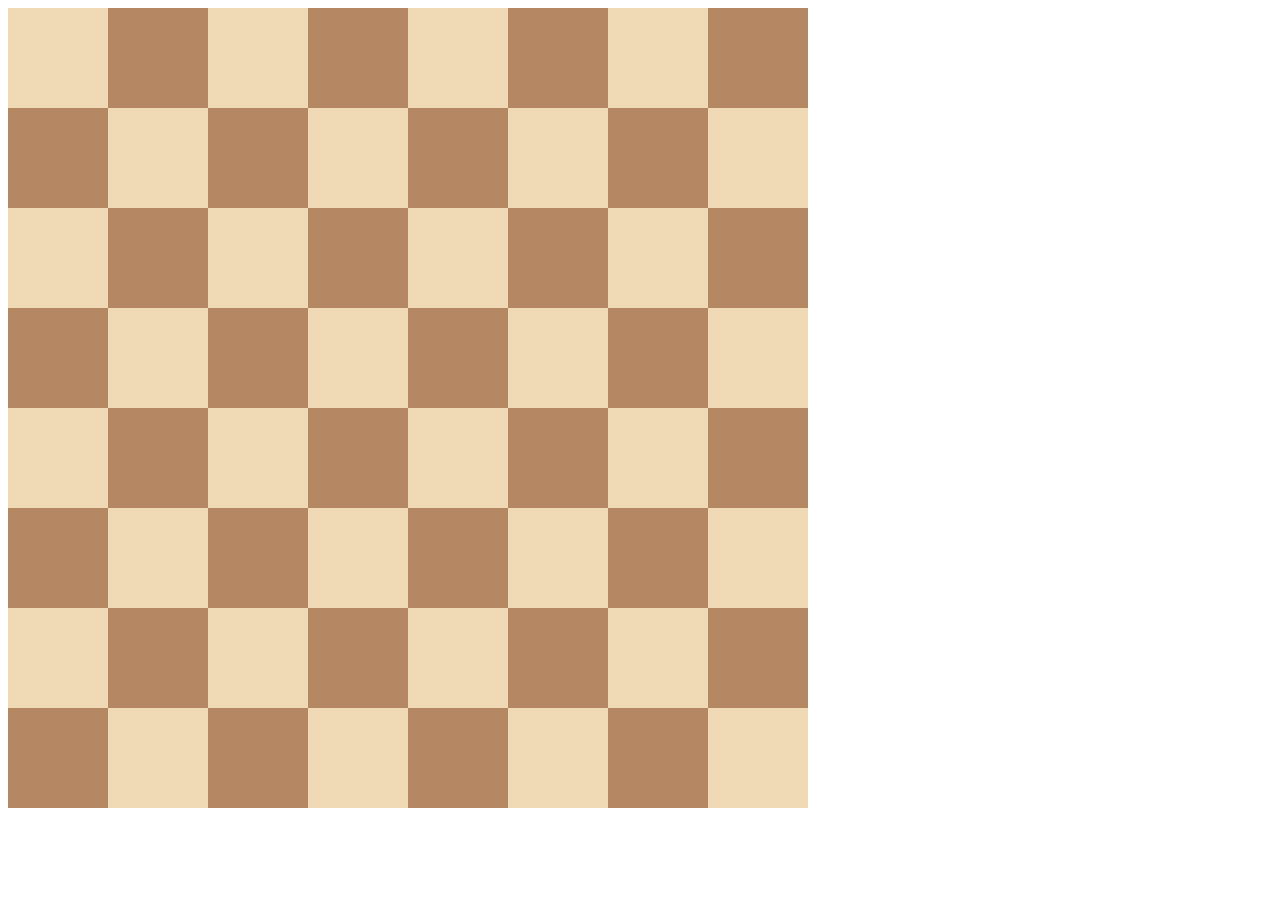
<file: 10.0/index.html>
<!DOCTYPE html>
<html>

<head>
  <title>Chessboard</title>
  <style>
    /* Write your code here */
    /* Each square should be 100px by 100px */
    /* My colours for white: #f0d9b5, black: #b58863 */
    .container {
      display: grid;
      grid-template-columns: 1fr 1fr 1fr 1fr 1fr 1fr 1fr 1fr;
      grid-template-rows: 1fr 1fr;
      width: 800px;
    }

    .white {
      height: 100px;
      width: 100px;
      background-color: #f0d9b5;
    }

    .black {
      height: 100px;
      width: 100px;
      background-color: #b58863;
    }
  </style>
</head>

<body>
  <div class="container">
    <div class="white"></div>
    <div class="black"></div>
    <div class="white"></div>
    <div class="black"></div>
    <div class="white"></div>
    <div class="black"></div>
    <div class="white"></div>
    <div class="black"></div>
    <div class="black"></div>
    <div class="white"></div>
    <div class="black"></div>
    <div class="white"></div>
    <div class="black"></div>
    <div class="white"></div>
    <div class="black"></div>
    <div class="white"></div>
    <div class="white"></div>
    <div class="black"></div>
    <div class="white"></div>
    <div class="black"></div>
    <div class="white"></div>
    <div class="black"></div>
    <div class="white"></div>
    <div class="black"></div>
    <div class="black"></div>
    <div class="white"></div>
    <div class="black"></div>
    <div class="white"></div>
    <div class="black"></div>
    <div class="white"></div>
    <div class="black"></div>
    <div class="white"></div>
    <div class="white"></div>
    <div class="black"></div>
    <div class="white"></div>
    <div class="black"></div>
    <div class="white"></div>
    <div class="black"></div>
    <div class="white"></div>
    <div class="black"></div>
    <div class="black"></div>
    <div class="white"></div>
    <div class="black"></div>
    <div class="white"></div>
    <div class="black"></div>
    <div class="white"></div>
    <div class="black"></div>
    <div class="white"></div>
    <div class="white"></div>
    <div class="black"></div>
    <div class="white"></div>
    <div class="black"></div>
    <div class="white"></div>
    <div class="black"></div>
    <div class="white"></div>
    <div class="black"></div>
    <div class="black"></div>
    <div class="white"></div>
    <div class="black"></div>
    <div class="white"></div>
    <div class="black"></div>
    <div class="white"></div>
    <div class="black"></div>
    <div class="white"></div>
  </div>
</body>

</html>
</file>
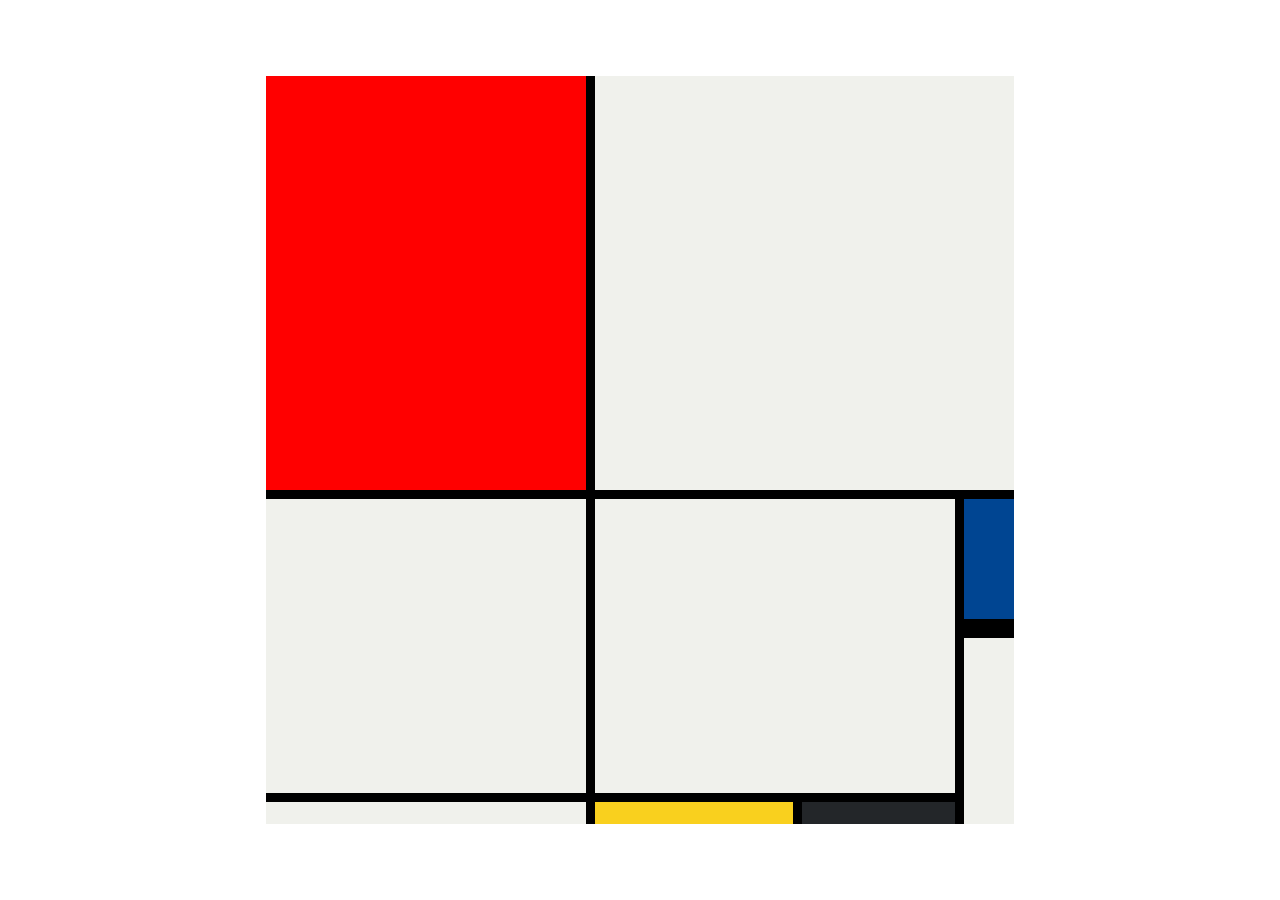
<file: 10.3/index.html>
<!DOCTYPE html>
<html lang="en">

<head>
  <meta charset="UTF-8">
  <meta name="viewport" content="width=device-width, initial-scale=1.0">
  <title>Mondrian Project</title>
  <style>
    /* 
    Write your CSS here 
    Gap Colour: #000
    White: #F0F1EC
    Red: #E72F24
    Black: #232629
    Blue: #004592
    Yellow: #F9D01E

    For dimensions, see dimensions.png image.
    HINT: Remember you can't change the properties of grid lines.
    But grid lines are transparent!
    */

    body {
      display: flex;
      justify-content: center;
      align-items: center;
      height: 100vh;
      margin: 0;
      padding: 0;
    }

    .container {
      height: 748px;
      width: 748px;
      background-color: black;
      display: grid;
      grid-template-columns: 320px 198px 153px 50px;
      grid-template-rows: 414px 130px 155px 22px;
      gap: 9px;
    }
    .item1 {
      background-color: red;      
    }

    .item2 {
      background-color: #F0F1EC;
      grid-column: span 3;      
    }

    .item3 {
      background-color: #F0F1EC;  
      grid-row: span 2;    
    }

    .item4 {
      background-color: #F0F1EC;
      grid-column: span 2;
      grid-row: span 2;  
    }

    .item5 {
      background-color: #004592;
      border-bottom: 10px solid #000;
      /* height: 130px;
      grid-row: span 2;   */
    }

    .item6 {
      background-color: #F0F1EC;
      grid-row: span 2;
    }
    .item7 {
      background-color: #F0F1EC;
    }

    .item8 {
      background-color: #F9D01E;
    }

    .item9 {
      background-color: #232629;
    }
  </style>
</head>

<body>
  <!-- Write your HTML here -->
  <div class="container">
    <div class="item1"></div>
    <div class="item2"></div>
    <div class="item3"></div>
    <div class="item4"></div>

    <div class="item5"></div>
    <div class="item6"></div>

    <div class="item7"></div>
    <div class="item8"></div>
    <div class="item9"></div>
    
  </div>
</body>

</html>
</file>
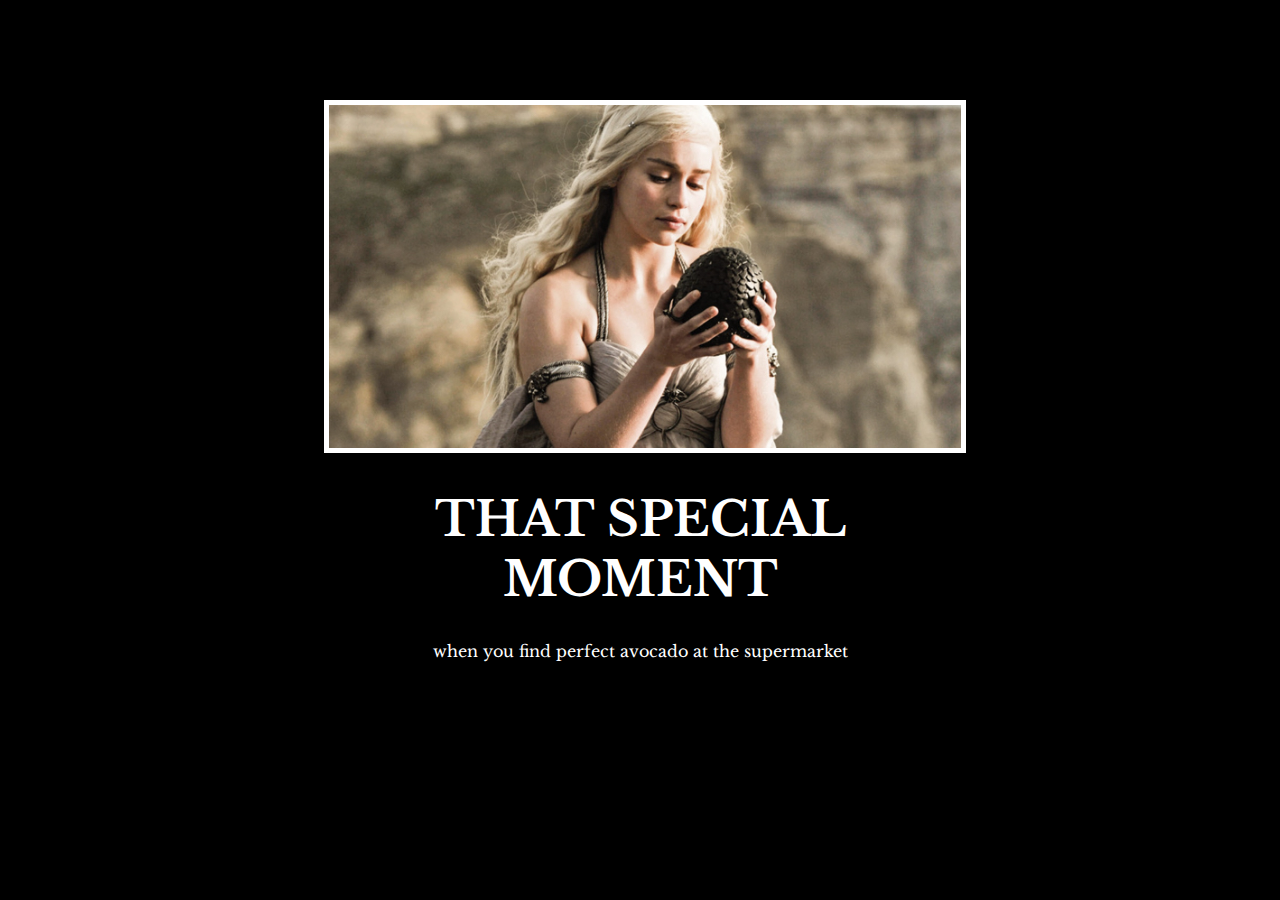
<file: 6.4 Motivation Meme Project/index.html>
<!DOCTYPE html>
<html lang="en">
<head>
  <meta charset="UTF-8">
  <meta name="viewport" content="width=device-width, initial-scale=1.0">
  <title>Motivational Meme</title>
  <link rel="stylesheet" href="./style.css" />
  <link rel="preconnect" href="https://fonts.googleapis.com">
  <link rel="preconnect" href="https://fonts.gstatic.com" crossorigin>
  <link href="https://fonts.googleapis.com/css2?family=Libre+Baskerville:ital,wght@0,400;0,700;1,400&display=swap" rel="stylesheet">
</head>
<body>
  <div class="poster">
      <img class="pic" src="assets/images/daenerys.jpeg" alt="Picture">
      <h1>That special moment</h1>
      <p>
        when you find perfect avocado  at the supermarket
      </p>
    
  </div>
  
</body>
</html>

<!-- 
  TODO: Create a motivational post website.
Style it how ever you like. 
Look at the goal image for inspiration.
But it must have the following features:
1. The main h1 text should be using the Regular Libre Baskerville Font from Google Fonts:
  https://fonts.google.com/specimen/Libre+Baskerville
2. The text should be white and background black.
3. Add your own image into the images folder inside assets. It should have a 5px white border.
4. The text should be center aligned.
5. Create a div to contain the h1, p and img elements. Adjust the margins so that the image and text are centered on the page. 
  Hint: You horizontally center a div by giving it a width of 50% and a margin-left of 25%.
  Hint: Set the image to have a width of 100% so it fills the div. 
6. Read about the text-transform property on MDN docs to make the h1 uppercase with CSS.
  https://developer.mozilla.org/en-US/docs/Web/CSS/text-transform 
-->
</file>
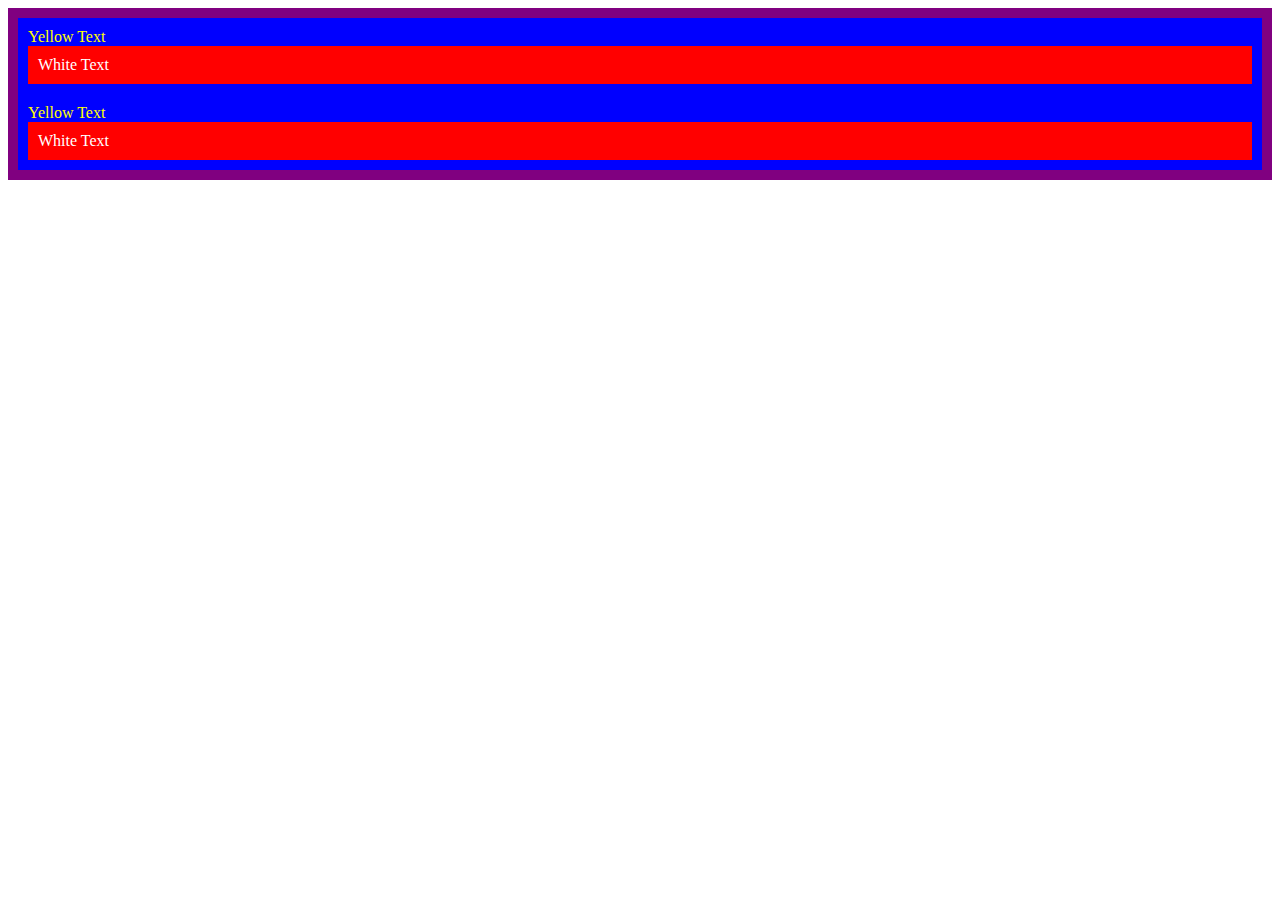
<file: 7.0/index.html>
<!DOCTYPE html>
<html lang="en">

<head>
  <meta charset="UTF-8">
  <title>CSS Cascade</title>
  <link rel="stylesheet" href="./style.css">
</head>

<body>
  <div id="outer-box" class="box">
    <div class="box">
      <p>Yellow Text</p>
      <div class="box inner-box">
        <p class="white-text">White Text</p>
      </div>
    </div>
    <div class="box">
      <p>Yellow Text</p>
      <div class="box inner-box">
        <p class="white-text">White Text</p>
      </div>
    </div>
  </div>
</body>

</html>
</file>
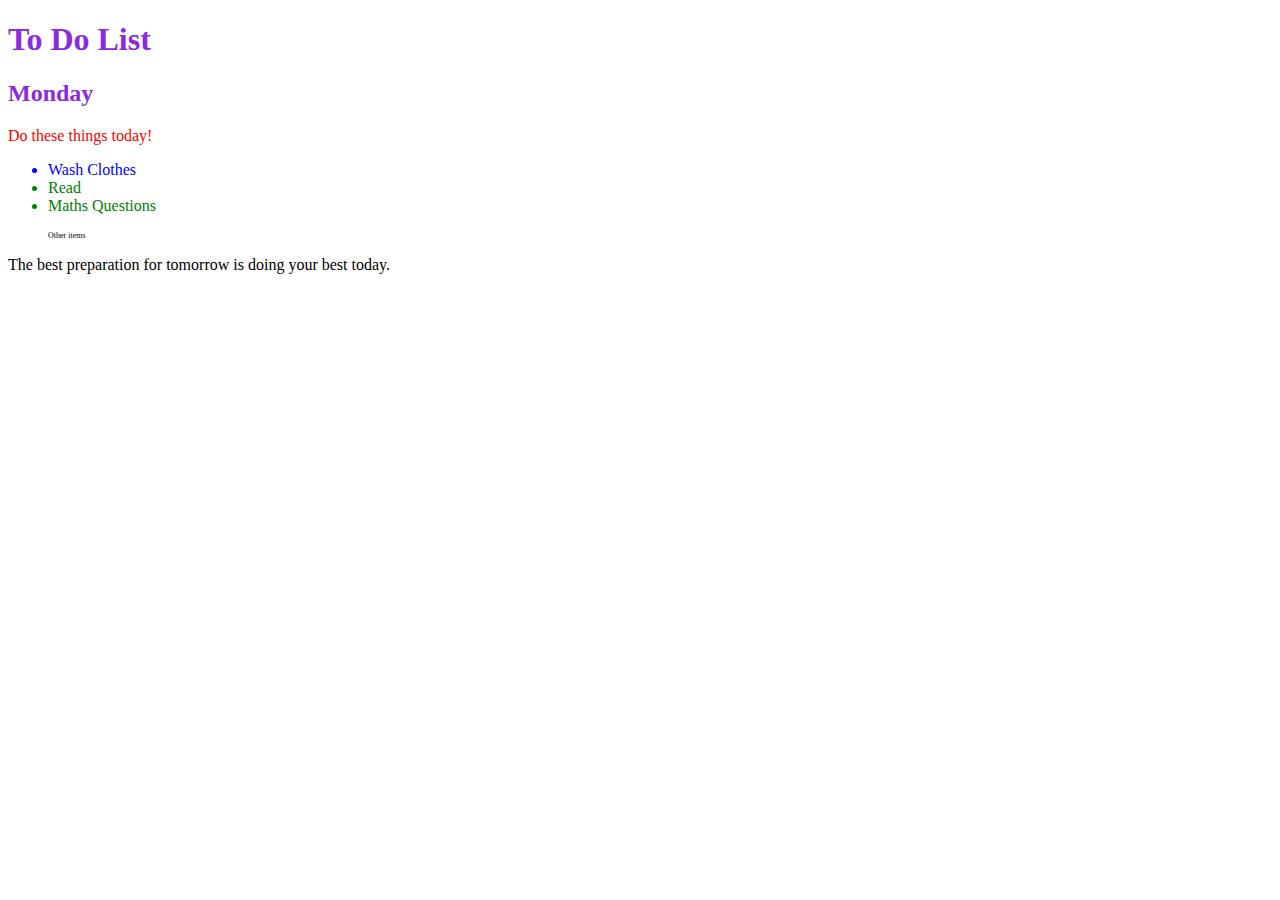
<file: 7.1/index.html>
<!DOCTYPE html>
<html lang="en">

<head>
  <meta charset="UTF-8">
  <title>Combining CSS Selectors</title>
  <link rel="stylesheet" href="./style.css">
</head>

<!-- Don't change any of the HTML code! -->

<body>
  <h1>To Do List</h1>
  <h2>Monday</h2>
  <div class="box">
    <p class="done">Do these things today!</p>
    <ul class="list">
      <li>Wash Clothes</li>
      <li class="done">Read</li>
      <li class="done">Maths Questions</li>
    </ul>
  </div>

  <ul>
    <p class="done">Other items</p>
  </ul>
  <p>The best preparation for tomorrow is doing your best today.</p>

</body>

</html>
</file>
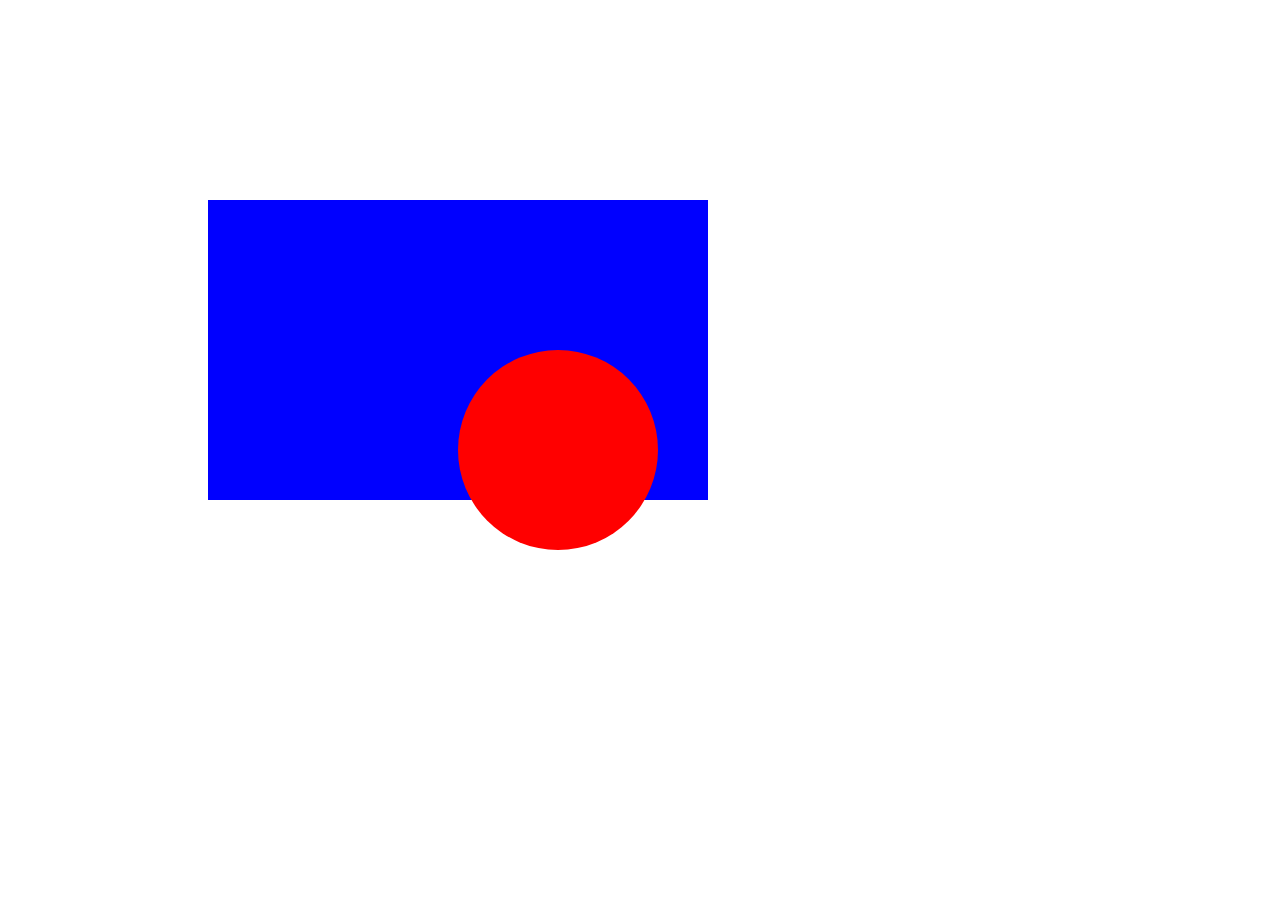
<file: 7.2/index.html>
<!DOCTYPE html>
<html>

<head>
  <title>CSS Positioning Exercise</title>
  <style>
    /* Write your code here */
    .red-circle {
      background-color: red;
      height: 200px;
      width: 200px;
      border-radius: 50%; /* to make circle */
      
      position: relative;
      top: 150px;
      left: 250px;
    }

    .blue-box {
      background-color: blue;
      height: 300px;
      width: 500px;
      /* position: absolute; */
      margin-top: 200px;
      margin-left: 200px;
    }
  </style>
</head>

<body>
  <div class="blue-box">
    <div class="red-circle">
    </div>
  </div>

</body>

</html>
</file>
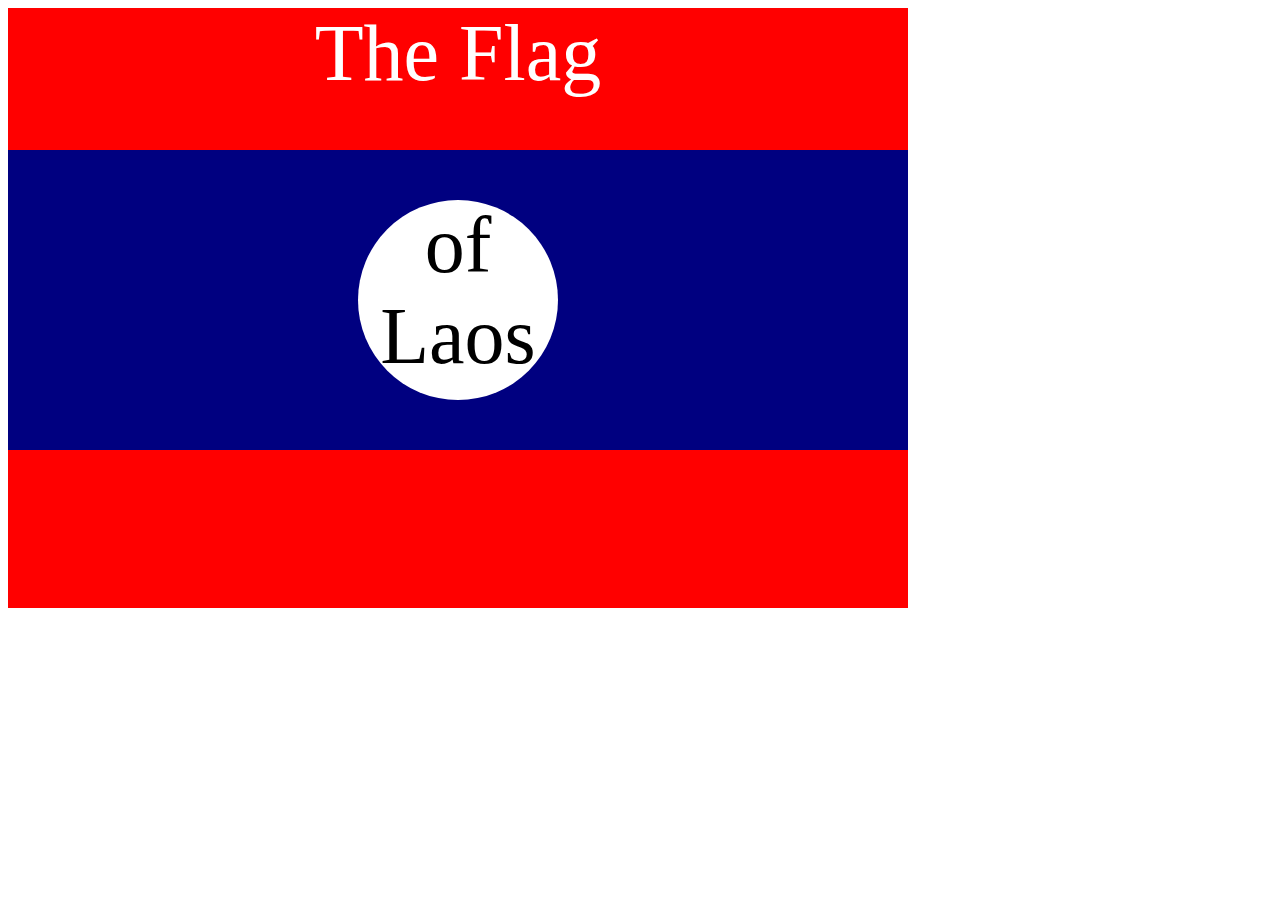
<file: 7.3/index.html>
<!DOCTYPE html>
<html lang="en">

<head>
  <meta charset="UTF-8">
  <title>CSS Flag Project</title>
  <style>
    /* Write your CSS Code here */
    .flag {
      width: 900px;
      height: 600px;
      background-color: red;
      }

    .flag > div {
        background-color: navy;
        height: 300px;
        width: 900px;
        position: absolute;
        top: 150px;
      }

    .flag > div > div {
        background-color: white;
        height: 200px;
        width: 200px;
        border-radius: 50%;
        position: absolute;
        top: 50px;
        left: 350px;

      }

    p {
        font-size: 5rem;
        color: white;
        text-align: center;
        padding: 0;
        margin: 0;
      }
    
    .flag div div p {
      color: black;
    }
  </style>
</head>

<!-- 
  IMPORTANT! Do not change any HTML
Don't add any classes/ids/elements 
Use what you know about combining selectors 
and CSS specificity instead.
Hint 1: The flag is 900px by 600px and the circle is 200px by 200px.
Hint 2: You can use CSS inspection to get the colors from
https://appbrewery.github.io/flag-of-laos/
-->

<body>
  <div class="flag">
    <p>The Flag</p>
    <div>  <!--flag > div, blue portion-->
      <div>  <!-- circle-->
        <p>of Laos</p>
      </div>
    </div>
  </div>
</body>

</html>
</file>
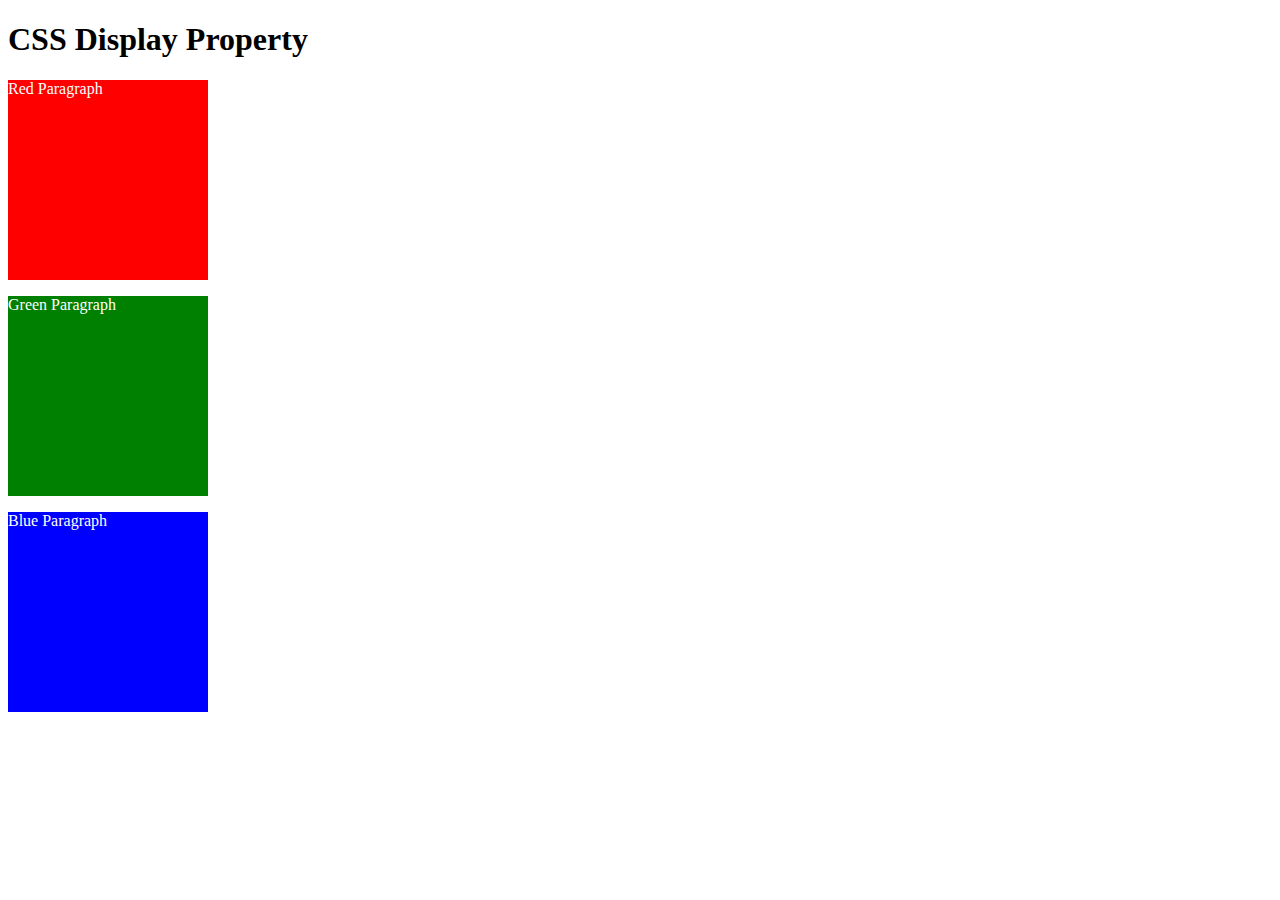
<file: 8.0/index.html>
<!DOCTYPE html>
<html>

<!-- 
  TODO
1. By changing only the display property of the CSS make all 3 squares line up horizontally like in goal1 image.
2. Change only the display property to make all 3 squares line up vertically like in goal2 image. 
-->

<head>
  <title>CSS Display Property Example</title>
  <style>
    p {
      color: white;
    }

    .red {
      display: block;
      width: 200px;
      height: 200px;
      background-color: red;
    }

    .green {
      display: block;
      width: 200px;
      height: 200px;
      background-color: green;
    }

    .blue {
      display: block;
      width: 200px;
      height: 200px;
      background-color: blue;
    }
  </style>
</head>


<body>
  <h1>CSS Display Property</h1>
  <p class="red">Red Paragraph </p>
  <p class="green">Green Paragraph</p>
  <p class="blue">Blue Paragraph</p>
</body>

</html>
</file>
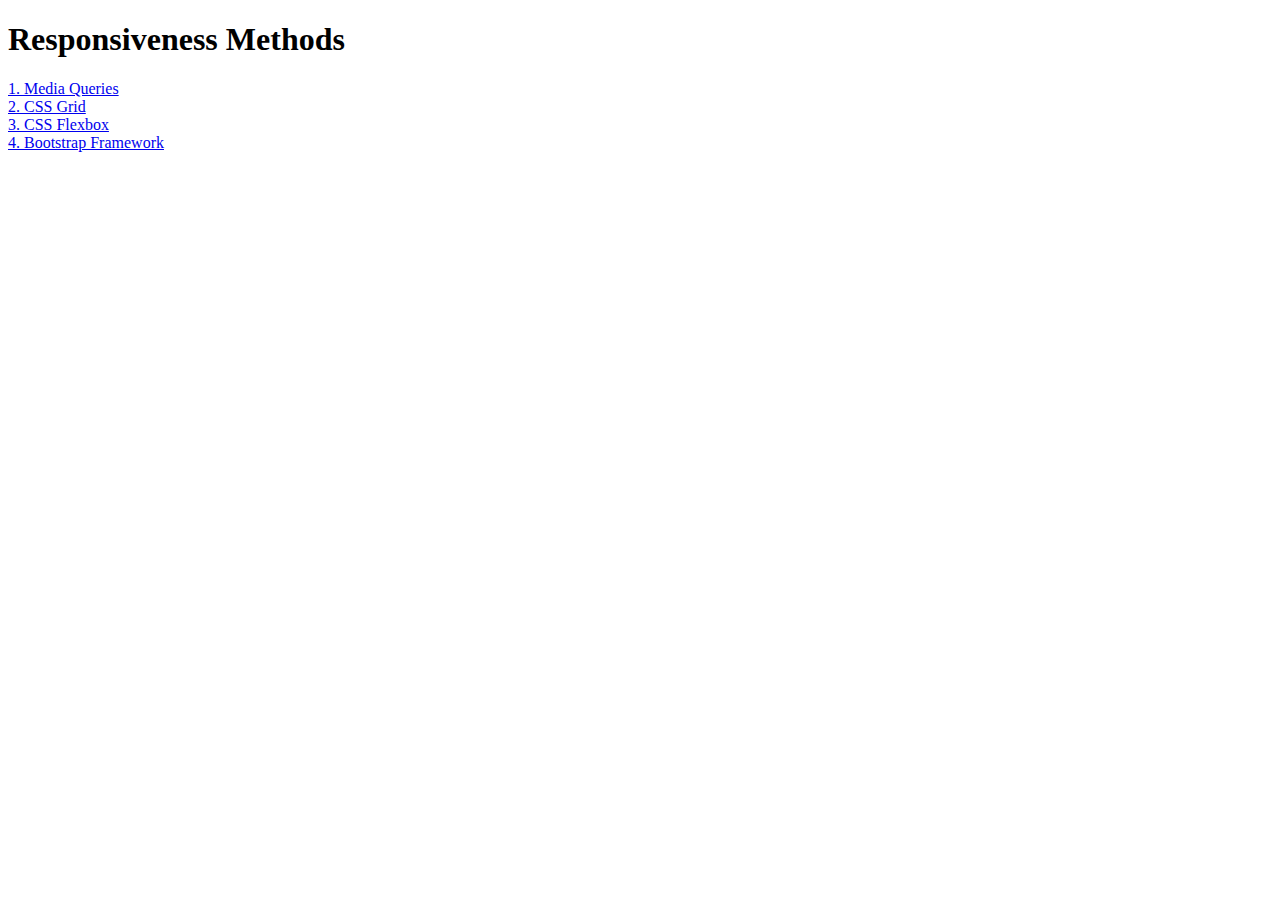
<file: 8.2/index.html>
<!DOCTYPE html>
<html lang="en">

<head>
  <meta charset="UTF-8">
  <meta name="viewport" content="width=device-width, initial-scale=1.0">
  <title>Responsiveness</title>
  <style>
    a {
      display: block;
    }
  </style>
</head>

<body>
  <h1>Responsiveness Methods</h1>
  <a href="./media-query.html">1. Media Queries</a>
  <a href="./grid.html">2. CSS Grid</a>
  <a href="./flexbox.html">3. CSS Flexbox</a>
  <a href="./bootstrap.html">4. Bootstrap Framework</a>
</body>

</html>
</file>
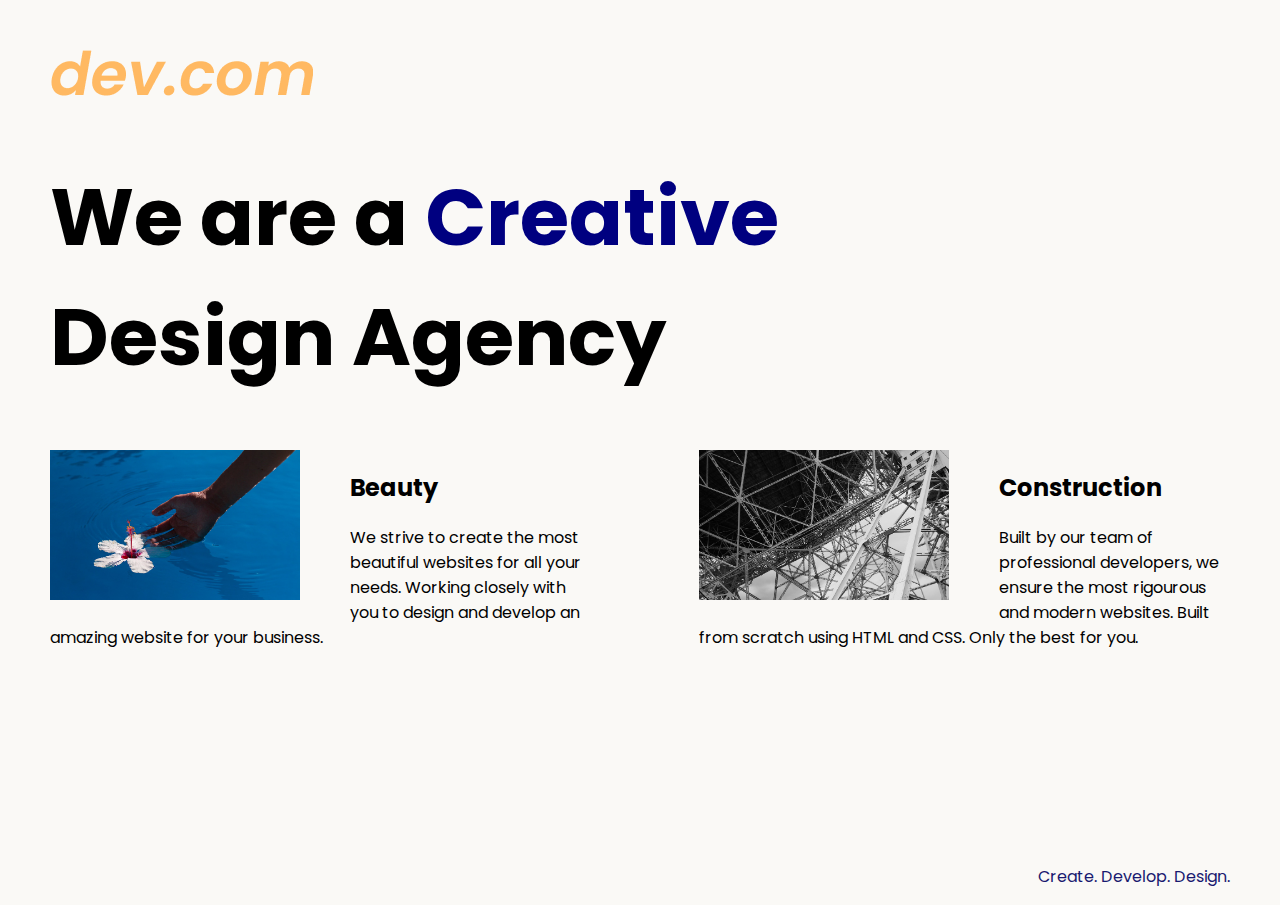
<file: 8.4/index.html>
<!DOCTYPE html>
<html lang="en">

<head>
  <meta charset="UTF-8">
  <meta name="viewport" content="width=device-width, initial-scale=1.0">
  <title>Agency</title>
  <link rel="stylesheet" href="./style.css">
  <link rel="preconnect" href="https://fonts.googleapis.com">
  <link rel="preconnect" href="https://fonts.gstatic.com" crossorigin>
  <link href="https://fonts.googleapis.com/css2?family=Poppins:wght@400;700&display=swap" rel="stylesheet">
</head>

<body>
  <div class="main">
    <img class="logo" src="./assets/images/logo.png" alt="logo">
    <h1>We are a <span class="creative"> Creative </span> <br/> Design Agency</h1>
    <div class="left card"><img class="tile-image" src="./assets/images/beautiful.jpg" alt="hand and flower in water">
      <h2 class="card-title">Beauty</h2>
      <p class="card-text">We strive to create the most beautiful websites for all your needs. Working closely with you
        to
        design and
        develop an amazing website for your business.</p>
    </div>

    <div class="right card"><img class="tile-image" src="./assets/images/construction.jpg" alt="metal structure">
      <h2 class="card-title">Construction</h2>
      <p>Built by our team of professional developers, we ensure the most rigourous and modern websites. Built from
        scratch using HTML and CSS. Only the best for you.</p>
    </div>

  </div>
  
  <footer>
    <p>Create. Develop. Design.</p>
  </footer>
</body>

</html>
</file>
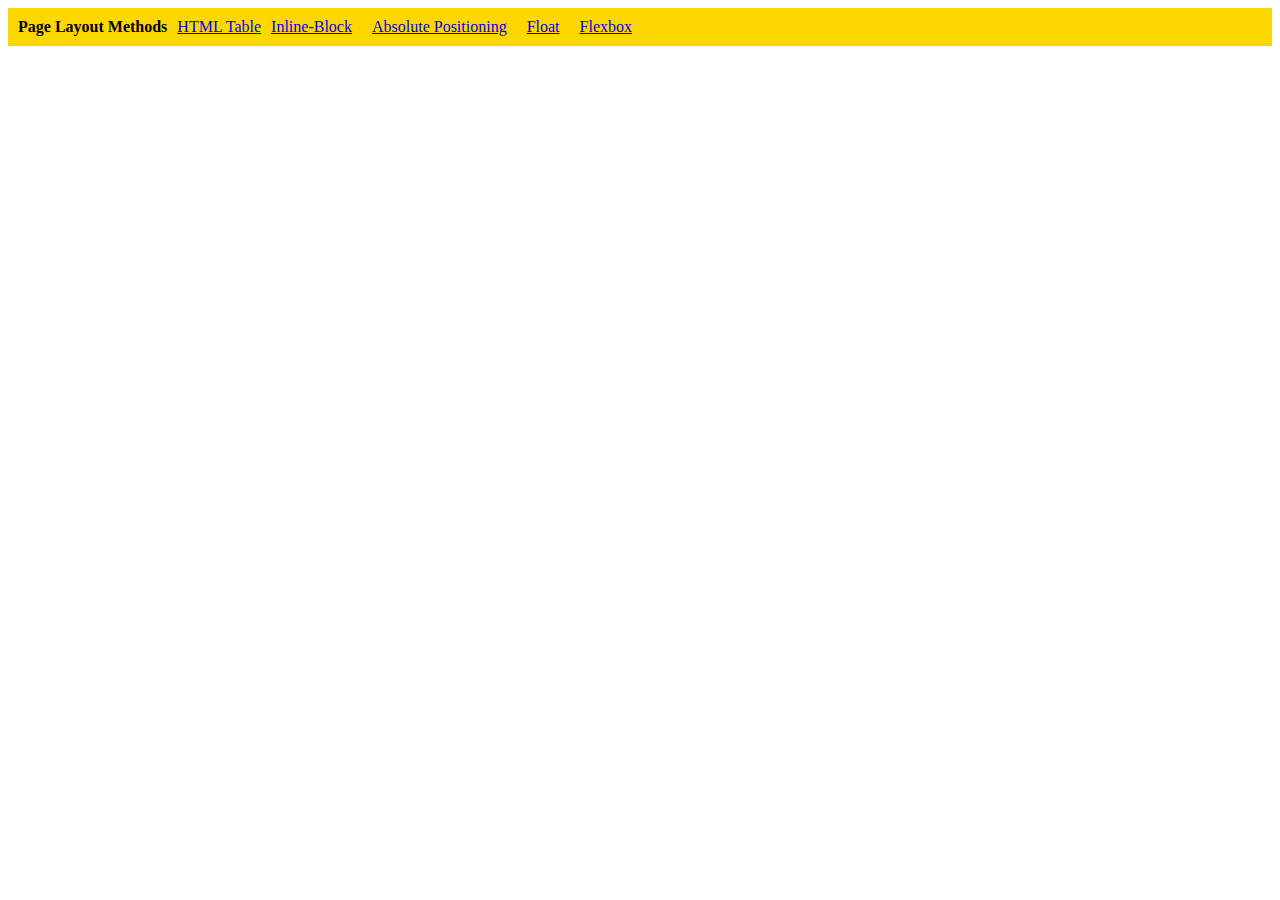
<file: 9.0/index.html>
<!DOCTYPE html>
<html lang="en">

<head>
  <meta charset="UTF-8">
  <meta name="viewport" content="width=device-width, initial-scale=1.0">
  <title>Column Layout Methods</title>
  <style>
    p {
      padding: 0;
      margin: 0;
      font-weight: 700;
    }

    li {
      list-style: none;
    }

    .container {
      padding: 10px;
      background-color: gold;
      display: flex;
      gap: 10px;
    }

  </style>
</head>

<body>
  <div class="container">
    <p>Page Layout Methods</p>

    <li><a href="./html-table.html">HTML Table</a></li>
    <li><a href="./inline-block.html">Inline-Block</li>
    <li><a href="./absolute-position.html">Absolute Positioning</li>
    <li><a href="./float.html">Float</li>
    <li><a href="./flex.html">Flexbox</li>

  </div>
</body>

</html>
</file>
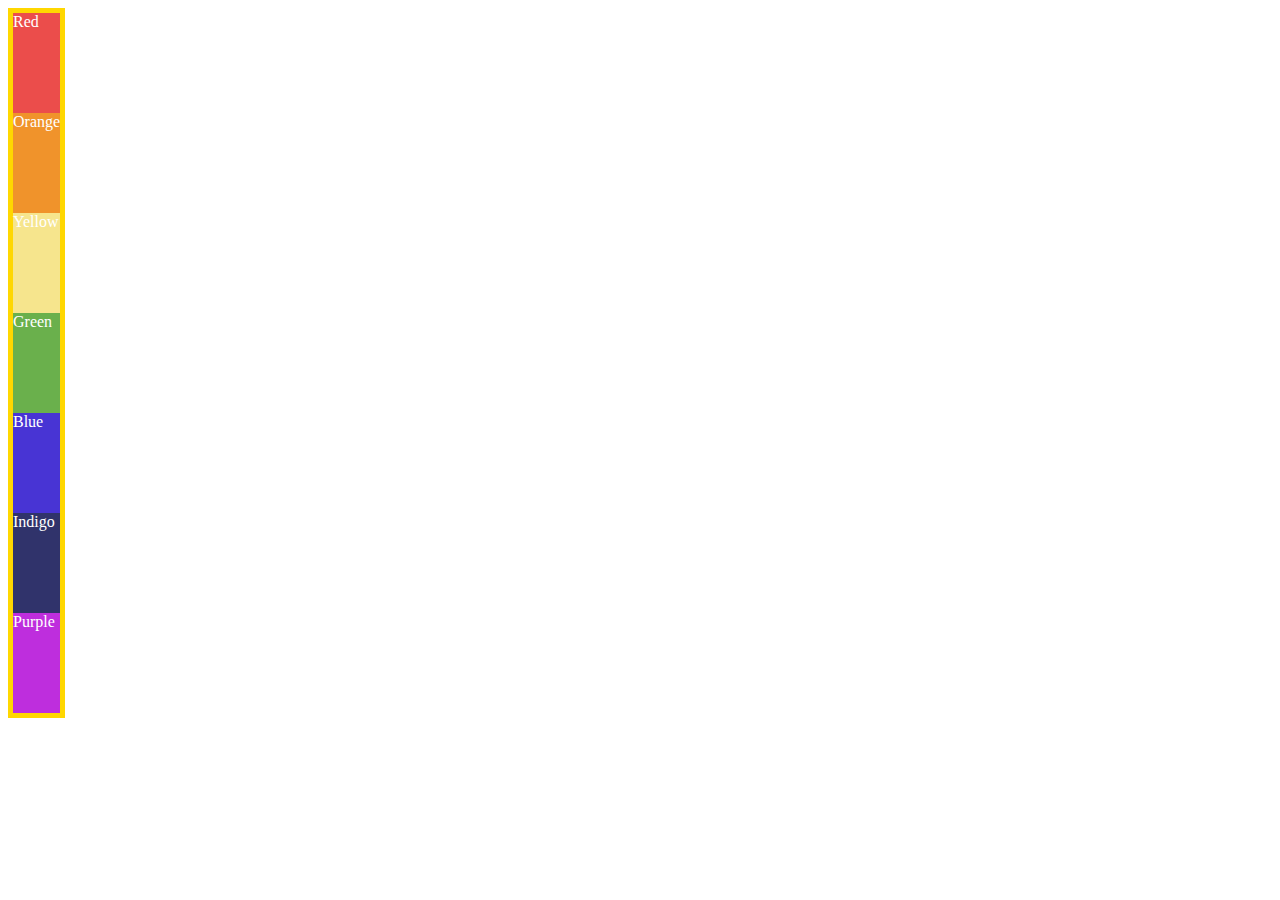
<file: 9.1/index.html>
<!DOCTYPE html>
<html lang="en">

<head>
  <meta charset="UTF-8">
  <meta name="viewport" content="width=device-width, initial-scale=1.0">
  <title>Flex Direction</title>
  <!-- HINT:
  https://developer.mozilla.org/en-US/docs/Web/CSS/Universal_selectors
  https://developer.mozilla.org/en-US/docs/Learn/CSS/Building_blocks/Selectors/Combinators 
  -->
  <style>
    .container {
      color: white;
      border: 5px solid gold;
      display: inline-flex;
      flex-direction: column;
    }

    /*
Select all the elements that are the direct
children of the .container class.
    */
    .container > * {
      flex-basis: 100px;
    }

    .red {background-color: #eb4d4b;}
    .orange {background-color: #f0932b;}
    .yellow {background-color: #f6e58d;}
    .green {background-color: #6ab04c;}
    .blue {background-color: #4834d4;}
    .indigo {background-color: #30336b;}
    .purple {background-color: #be2edd;}
  </style>
</head>

<body>
  <div class="container">
    <div class="red">Red</div>
    <div class="orange">Orange</div>
    <div class="yellow">Yellow</div>
    <div class="green">Green</div>
    <div class="blue">Blue</div>
    <div class="indigo">Indigo</div>
    <div class="purple">Purple</div>
  </div>
  
</body>

</html>
</file>
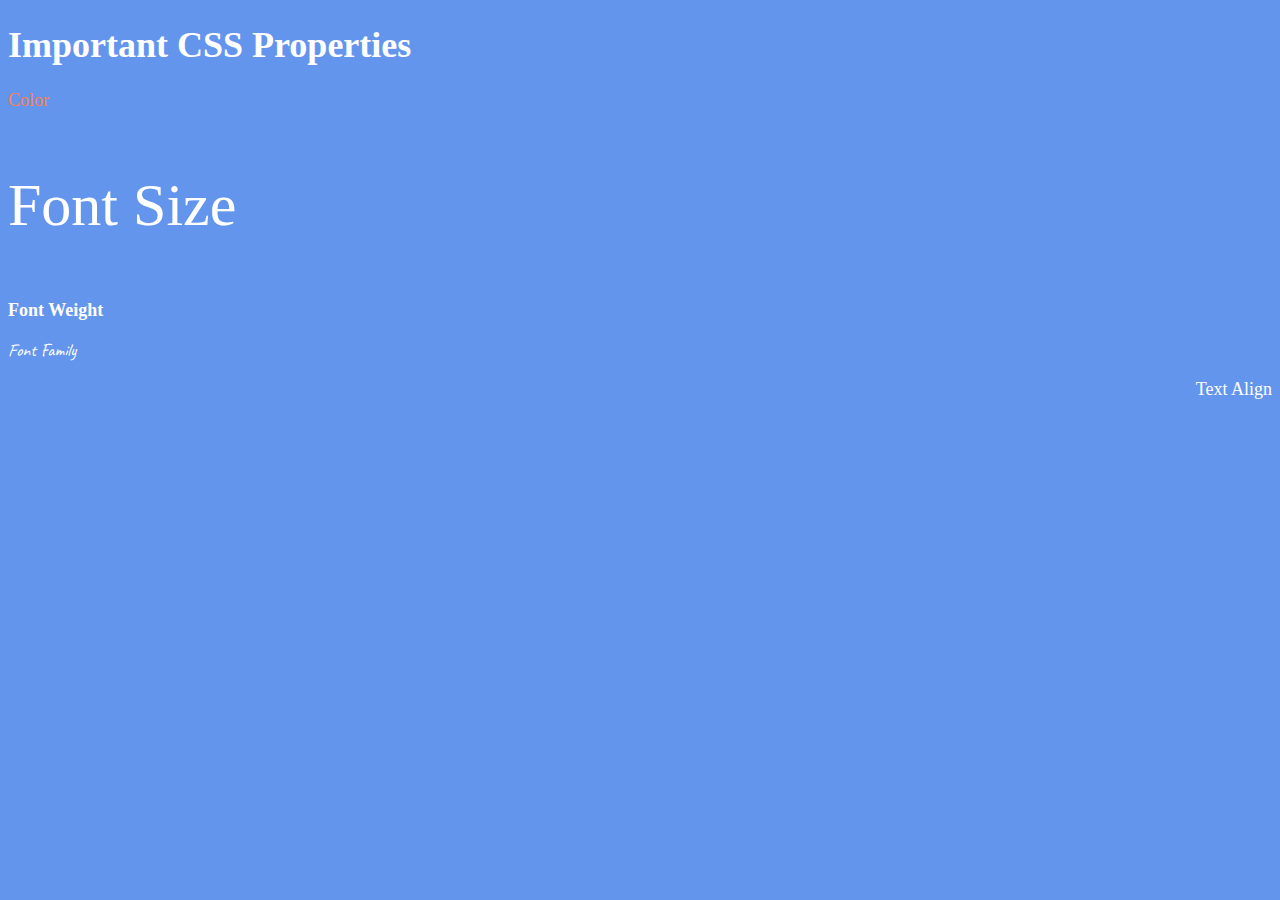
<file: 6.1 index.html>
<!DOCTYPE html>
<html lang="en">

<head>
  <meta charset="UTF-8">
  <title>CSS Properties</title>
  <style>
    body {
      background-color: cornflowerblue;
      color: white;
      font-size: 18px;
    }

    /* Don't change the CSS above, add Your CSS below */
    html {
      font-size: 30px;
    }
    #Color {
      color: coral
    }

    #FontSize {
      font-size: 2rem;
    }

    #FontWeight {
      font-weight: 900;
    }

    #FontFam {
      font-family: 'Caveat', cursive;
    }

    #TextAlign {
      text-align: right;
    }

    
  </style>
  <link rel="preconnect" href="https://fonts.googleapis.com">
  <link rel="preconnect" href="https://fonts.gstatic.com" crossorigin>
  <link href="https://fonts.googleapis.com/css2?family=Caveat:wght@400..700&display=swap" rel="stylesheet">
</head>

<body>
  <h1>Important CSS Properties</h1>
  <p id="Color">Color</p>
  <p id="FontSize">Font Size</p>
  <p id="FontWeight">Font Weight</p>
  <p id="FontFam">Font Family</p>
  <p id="TextAlign">Text Align</p>

  <!-- TODOs
  1. Change the color of <p>Color</p> to "coral" color.
  2. Change the font size of <p>Font Size</p> to 2X the size of the root font size.
  3. Change the font weight of <p>Font Weight</p> to 900.
  4. Change the font family of <p>Font Family</p> to the Google font Caveat with regular (400) font weight.
  Link: https://fonts.google.com/specimen/Caveat
  5. Change the <p>Text Align</p> to right align.
  6. Change the the root (html element) font size to 30px -->
</body>

</html>
</file>
<file: 6.4 Motivation Meme Project/style.css>
body {
    background-color: #000000;
}

h1{
    text-transform: uppercase;
    font-size: 3rem;
}

.poster {
    width: 50%;
    margin-left: 25%;
    margin-top: 100px;
    color: white;
    font-family: "Libre Baskerville", serif;
    text-align: center;
}

.pic {
    border: 5px solid white;
    width: 100%;
}
</file>
<file: 7.0/style.css>
/* Don't change the existing CSS. */

.box {
  background-color: blue;
  padding: 10px;
}

p {
  color: yellow;
  margin: 0;
  padding: 0;
}

.white-text {
  color: white;
}

.inner-box {
  background-color: red;
}

#outer-box {
  background-color: purple;
}
</file>
<file: 7.1/style.css>
/* Write your code here: */

h1, h2 {
    color: blueviolet;
}

/* or div > p */
.box > p {
    color: red;
}

/* .box li */
.list > li {
    color: blue;
}

li.done {
    color: green;
}

/* selector selectorselector */
ul p.done {
    font-size: 0.5rem;
}
</file>
<file: 8.4/style.css>
body {
  font-family: "Poppins", sans-serif;
  margin: 50px 50px 0 50px;
  background-color: #faf9f6;
  display: flex;
  flex-direction: column;
  min-height: 95vh;
}

.main {
  flex: 1;
}

h1 {
  font-size: 5rem;
}

footer {
  clear: both;
  text-align: right;
  color: midnightblue;
}

.creative {
  color: navy;
}

.card {
  width: 45%;
}

.tile-image {
  height: 150px;
  width: 250px;
  float: left;
  margin-right: 50px;
}

.left {
  float: left;
}

.right {
  float: right;
}

@media (max-width: 680px) {
  .logo{
    width: 100px;
  }

  h1 {
    font-size: 3.5rem;
    text-align: center;
  }

  .card {
    width: 100%;
    display: block;
    margin-bottom: 30px;
    text-align: justify;
  }

  .card img {
    margin-bottom: 10px;
    width: 100%;
    display: inline;
    object-fit: cover;
  }

}
</file>
